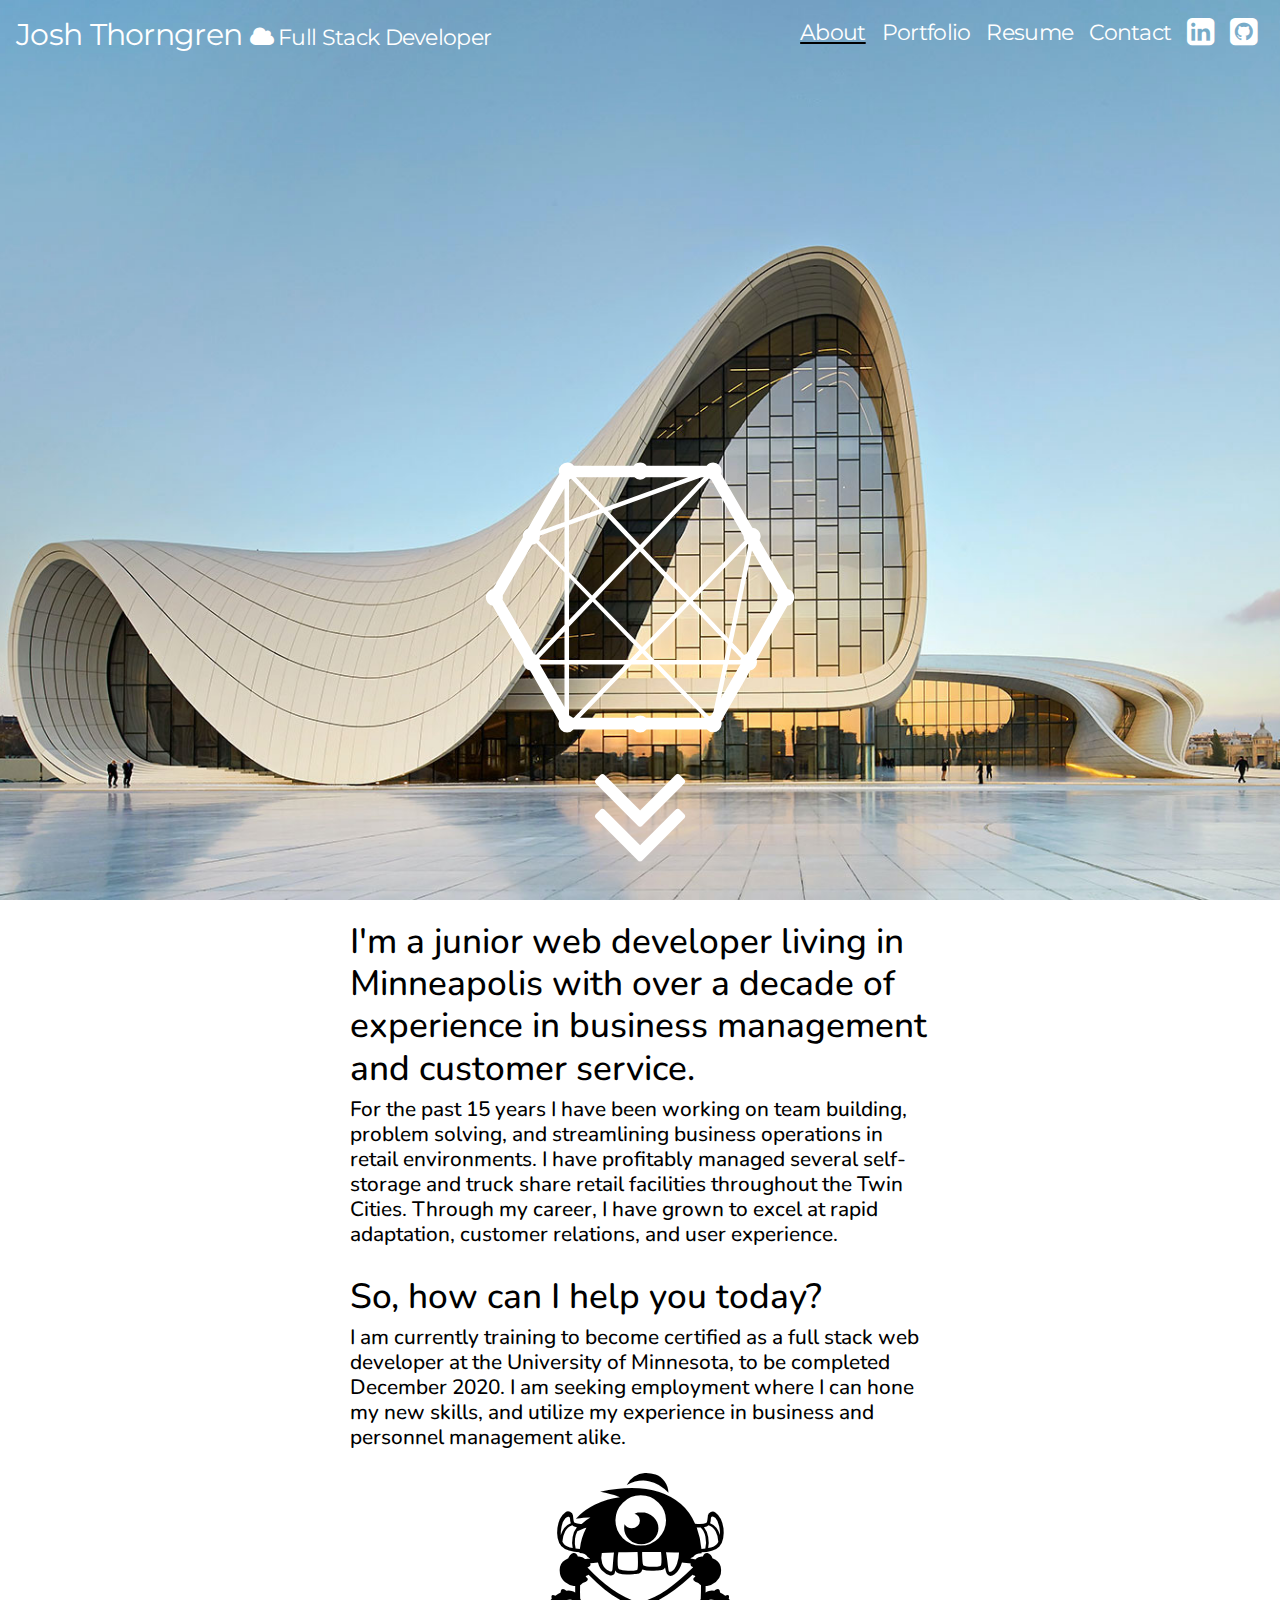
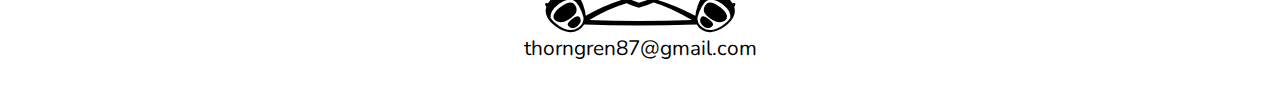
<file: index.html>
<!DOCTYPE html>
<html lang="en">

<head>
    <meta charset="UTF-8">
    <meta name="viewport" content="width=device-width, initial-scale=1.0">
    <title>Josh Thorngren - About</title>
    <link rel="stylesheet" href="https://stackpath.bootstrapcdn.com/bootstrap/4.5.2/css/bootstrap.min.css" integrity="sha384-JcKb8q3iqJ61gNV9KGb8thSsNjpSL0n8PARn9HuZOnIxN0hoP+VmmDGMN5t9UJ0Z" crossorigin="anonymous">
    <link href="https://fonts.googleapis.com/css2?family=Nunito:wght@600&display=swap" rel="stylesheet">
    <link href="https://fonts.googleapis.com/css2?family=Montserrat:ital,wght@0,100;0,200;0,300;0,400;0,500;0,600;0,700;0,800;0,900;1,100;1,200;1,300;1,400;1,500;1,600;1,700;1,800;1,900&display=swap" rel="stylesheet">
    <link rel="stylesheet" href="https://stackpath.bootstrapcdn.com/font-awesome/4.7.0/css/font-awesome.min.css">
    <script src="https://code.jquery.com/jquery-3.5.1.slim.min.js" integrity="sha384-DfXdz2htPH0lsSSs5nCTpuj/zy4C+OGpamoFVy38MVBnE+IbbVYUew+OrCXaRkfj" crossorigin="anonymous"></script>
    <script src="https://cdn.jsdelivr.net/npm/popper.js@1.16.1/dist/umd/popper.min.js" integrity="sha384-9/reFTGAW83EW2RDu2S0VKaIzap3H66lZH81PoYlFhbGU+6BZp6G7niu735Sk7lN" crossorigin="anonymous"></script>
    <script src="https://stackpath.bootstrapcdn.com/bootstrap/4.5.2/js/bootstrap.min.js" integrity="sha384-B4gt1jrGC7Jh4AgTPSdUtOBvfO8shuf57BaghqFfPlYxofvL8/KUEfYiJOMMV+rV" crossorigin="anonymous"></script>
    <link rel="stylesheet" lang="text/css" href="./assets/style.css">
</head>

<body>
    <audio id="storm" src="./assets/storm.mp3"></audio>

    <!-- header -->
    <header id="hero">


        <nav class="navbar navbar-expand-lg navbar-light bg-transparent">
            <!-- name -- title -->
            <div>
                <span id="name">
                    Josh Thorngren
                </span>
                <span id="title">
                    <i class="cloud fa fa-cloud" id="false"></i> Full Stack Developer
                </span>
            </div>
            <!-- nav links -->
            <button class="navbar-toggler" type="button" data-toggle="collapse" data-target="#navbarNavAltMarkup" aria-controls="navbarNavAltMarkup" aria-expanded="false" aria-label="Toggle navigation">
              <span class="navbar-toggler-icon"></span>
            </button>
            <div class="collapse navbar-collapse justify-content-end" id="navbarNavAltMarkup">
                <div class="navbar-nav">
                    <a id="here" class="nav-link text-reset" href="#container">About</a>
                    <a class="nav-link text-reset" href="portfolio.html">Portfolio</a>
                    <a class="nav-link text-reset" href="resume.html">Resume</a>
                    <a class="nav-link text-reset" href="mailto:thonrgren87@gmail.com">Contact</a>
                    <a class="nav-link text-reset" href="https://www.linkedin.com/in/joshua-thorngren-3ab1551b6/" target="_blank"><i class="fa fa-linkedin-square"></i></a>
                    <a class="nav-link text-reset" href="https://github.com/josh8903" target="_blank"><i class="fa fa-github-square"></i></a>
                </div>
            </div>

        </nav>
        <div id="thing">
            <i class="fa fa-connectdevelop"></i>
        </div>
        <!-- point down arrow -->
        <div id="arrow">
            <i class="fa fa-angle-double-down"></i>
        </div>

    </header>

    <!-- content -->
    <main>
        <div id="holder"></div>
        <div id="container">
            <h2>
                I'm a junior web developer living in Minneapolis with over a decade of experience in business management and customer service.
            </h2>
            <h3>
                For the past 15 years I have been working on team building, problem solving, and streamlining business operations in retail environments. I have profitably managed several self-storage and truck share retail facilities throughout the Twin Cities. Through
                my career, I have grown to excel at rapid adaptation, customer relations, and user experience.
            </h3>
            <h2>
                So, how can I help you today?
            </h2>
            <h3>
                I am currently training to become certified as a full stack web developer at the University of Minnesota, to be completed December 2020. I am seeking employment where I can hone my new skills, and utilize my experience in business and personnel management
                alike.
            </h3>

            <!-- footer -- monster mailto -->
            <div id="footer">
                <a href="mailto:thonrgren87@gmail.com?subject=RE: Your website">
                    <i id="monster" class="fa fa-optin-monster"></i><br>thorngren87@gmail.com
                </a>
            </div>
        </div>


    </main>
    <script src="https://code.jquery.com/jquery-3.4.1.min.js"></script>
    <script src="./assets/script.js"></script>
</body>

</html>
</file>
<file: assets/style.css>
* {
  box-sizing: border-box;
  padding: 0;
  margin: 0;
}

html,
body {
  max-width: 100%;
  overflow-x: hidden;
}

#hero {
  position: absolute;
  top: 0;
  right: 0;
  bottom: 0;
  left: 0;
  background-image: url("./images/508820.jpg");
  background-size: cover;
  background-position: bottom;
  background-attachment: fixed;
  font-family: "Montserrat", sans-serif;
  font-size: 1.4rem;
  letter-spacing: -0.0311em;
  color: white;
}

#heroP {
  position: absolute;
  top: 0;
  right: 0;
  bottom: 0;
  left: 0;
  background-image: url("./images/508858.jpg");
  background-size: cover;
  background-position: bottom;
  background-attachment: fixed;
  font-family: "Montserrat", sans-serif;
  font-size: 1.4rem;
  letter-spacing: -0.0311em;
  color: white;
}

#heroR {
  position: absolute;
  top: 0;
  right: 0;
  bottom: 0;
  left: 0;
  background-image: url("./images/509031.jpg");
  background-size: cover;
  background-position: bottom;
  background-attachment: fixed;
  font-family: "Montserrat", sans-serif;
  font-size: 1.4rem;
  letter-spacing: -0.0311em;
  color: white;
}

#name {
  font-size: 1.9rem;
}

.navbar-nav a i {
  font-size: 2rem;
}

.navbar-nav a:hover {
  text-decoration: underline;
}

.navbar-nav i:hover {
  color: black;
}

#here {
  text-decoration: underline;
  text-decoration-color: black;
}

/* main */

main {
  width: 100%;
  background-color: white;
  justify-content: center;
}

#holder {
  height: 100vh;
}

#container {
  font-family: "Nunito", sans-serif;
  color: black;
  margin: auto;
  max-width: 600px;
  height: auto;
  padding-left: 10px;
  padding-right: 10px;
}

#containerP {
  text-align: center;
  font-family: "Nunito", sans-serif;
  color: black;
  margin: auto;
  max-width: 600px;
  height: auto;
  padding-left: 10px;
  padding-right: 10px;
}

#containerR {
  text-align: center;
  font-family: "Nunito", sans-serif;
  color: black;
  margin: auto;
  max-width: fit-content;
  height: auto;
}

embed {
  width: 600px;
  height: 850px;
  margin-top: 30px;
}

#portfolioNav {
  color: white;
}

#container h2 {
  font-size: 2.2rem;
  padding-top: 20px;
}

#container h3 {
  font-size: 1.3rem;
}

#containerP h2 {
  font-size: 2.2rem;
  padding-top: 20px;
}

#containerP h3 {
  font-size: 1.3rem;
}

/* footer */

#footer {
  text-align: center;
  margin-top: 0px;
  padding-top: 0px;
  margin-bottom: 25px;
}

#monster {
  margin-top: 15px;
  font-size: 10rem;
  padding: 0px;
}

#footer a {
  color: black;
  font-size: 1.3rem;
}

#footer a:hover {
  text-decoration: none;
  animation-name: monster;
  animation-duration: 1s;
  animation-iteration-count: infinite;
}

@keyframes monster {
  0% {
    color: black;
  }
  50% {
    color: blue;
  }
  100% {
    color: black;
  }
}

/* cloud */

#true {
  color: black;
  animation-name: storm;
  animation-duration: 10s;
  animation-iteration-count: infinite;
}

#false:hover {
  color: black;
}

@keyframes storm {
  0% {
    color: black;
  }
  19% {
    color: black;
  }
  20% {
    color: white;
  }
  21% {
    color: gray;
  }
  24% {
    color: black;
  }
  30% {
    color: black;
  }
  31% {
    color: white;
  }
  32% {
    color: gray;
  }
  33% {
    color: white;
  }
  34% {
    color: gray;
  }
  37% {
    color: black;
  }
  81% {
    color: black;
  }
  82% {
    color: white;
  }
  83% {
    color: gray;
  }
  86% {
    color: black;
  }
}

/* arrow */

#thing {
  width: fit-content;
  position: absolute;
  left: 0;
  right: 0;
  bottom: 100px;
  margin-left: auto;
  margin-right: auto;
  color: white;
  font-size: 30vh;
  text-align: center;
  -webkit-animation: spin 120s linear infinite;
  -moz-animation: spin 120s linear infinite;
  animation: spin 120s linear infinite;
}

@-moz-keyframes spin {
  100% {
    -moz-transform: rotate(360deg);
  }
  0% {
    opacity: 0;
  }
  10% {
    opacity: 0.75;
  }
  20% {
    opacity: 0;
  }
  30% {
    opacity: 0.5;
  }
  45% {
    opacity: 0.5;
  }
  55% {
    opacity: 0;
  }
  60% {
    opacity: 0.25;
  }
  70% {
    opacity: 0.25;
  }
  80% {
    opacity: 1;
  }
  90% {
    opacity: 1;
  }
  100% {
    opacity: 0;
  }
}

@-webkit-keyframes spin {
  100% {
    -webkit-transform: rotate(360deg);
  }
  0% {
    opacity: 0;
  }
  10% {
    opacity: 0.75;
  }
  20% {
    opacity: 0;
  }
  30% {
    opacity: 0.5;
  }
  45% {
    opacity: 0.5;
  }
  55% {
    opacity: 0;
  }
  60% {
    opacity: 0.25;
  }
  70% {
    opacity: 0.25;
  }
  80% {
    opacity: 1;
  }
  90% {
    opacity: 1;
  }
  100% {
    opacity: 0;
  }
}

@keyframes spin {
  100% {
    -webkit-transform: rotate(360deg);
    transform: rotate(360deg);
  }
  0% {
    opacity: 0;
  }
  10% {
    opacity: 0.75;
  }
  20% {
    opacity: 0;
  }
  30% {
    opacity: 0.5;
  }
  45% {
    opacity: 0.5;
  }
  55% {
    opacity: 0;
  }
  60% {
    opacity: 0.25;
  }
  70% {
    opacity: 0.25;
  }
  80% {
    opacity: 1;
  }
  90% {
    opacity: 1;
  }
  100% {
    opacity: 0;
  }
}

#arrow {
  position: absolute;
  left: 0;
  right: 0;
  bottom: 0;
  margin-left: auto;
  margin-right: auto;
  color: white;
  font-size: 18vh;
  text-align: center;
  line-height: 1;
  animation-name: arrow;
  animation-duration: 10s;
  animation-iteration-count: infinite;
}

@keyframes arrow {
  0% {
    color: white;
    bottom: 0px;
  }
  20% {
    opacity: 0%;
    color: white;
    bottom: 15px;
  }
  40% {
    opacity: 100%;
    color: white;
    bottom: 0px;
  }
  60% {
    opacity: 0%;
    color: white;
    bottom: 15px;
  }
  80% {
    opacity: 100%;
    color: white;
    bottom: 0px;
  }
  100% {
    color: white;
    bottom: 0px;
  }
}

.portfolioImg {
  max-width: 390px;
  min-width: 200px;
}

@media only screen and (max-width: 600px) {
  #name {
    letter-spacing: -0.0311em;
    font-size: 2.9rem;
    font-weight: bold;
  }
  #title {
    font-size: 1.9rem;
    font-weight: bold;
  }
  embed {
    width: 400px;
    height: 700px;
    margin-top: 30px;
    height: fit-content;
  }
}
</file>
